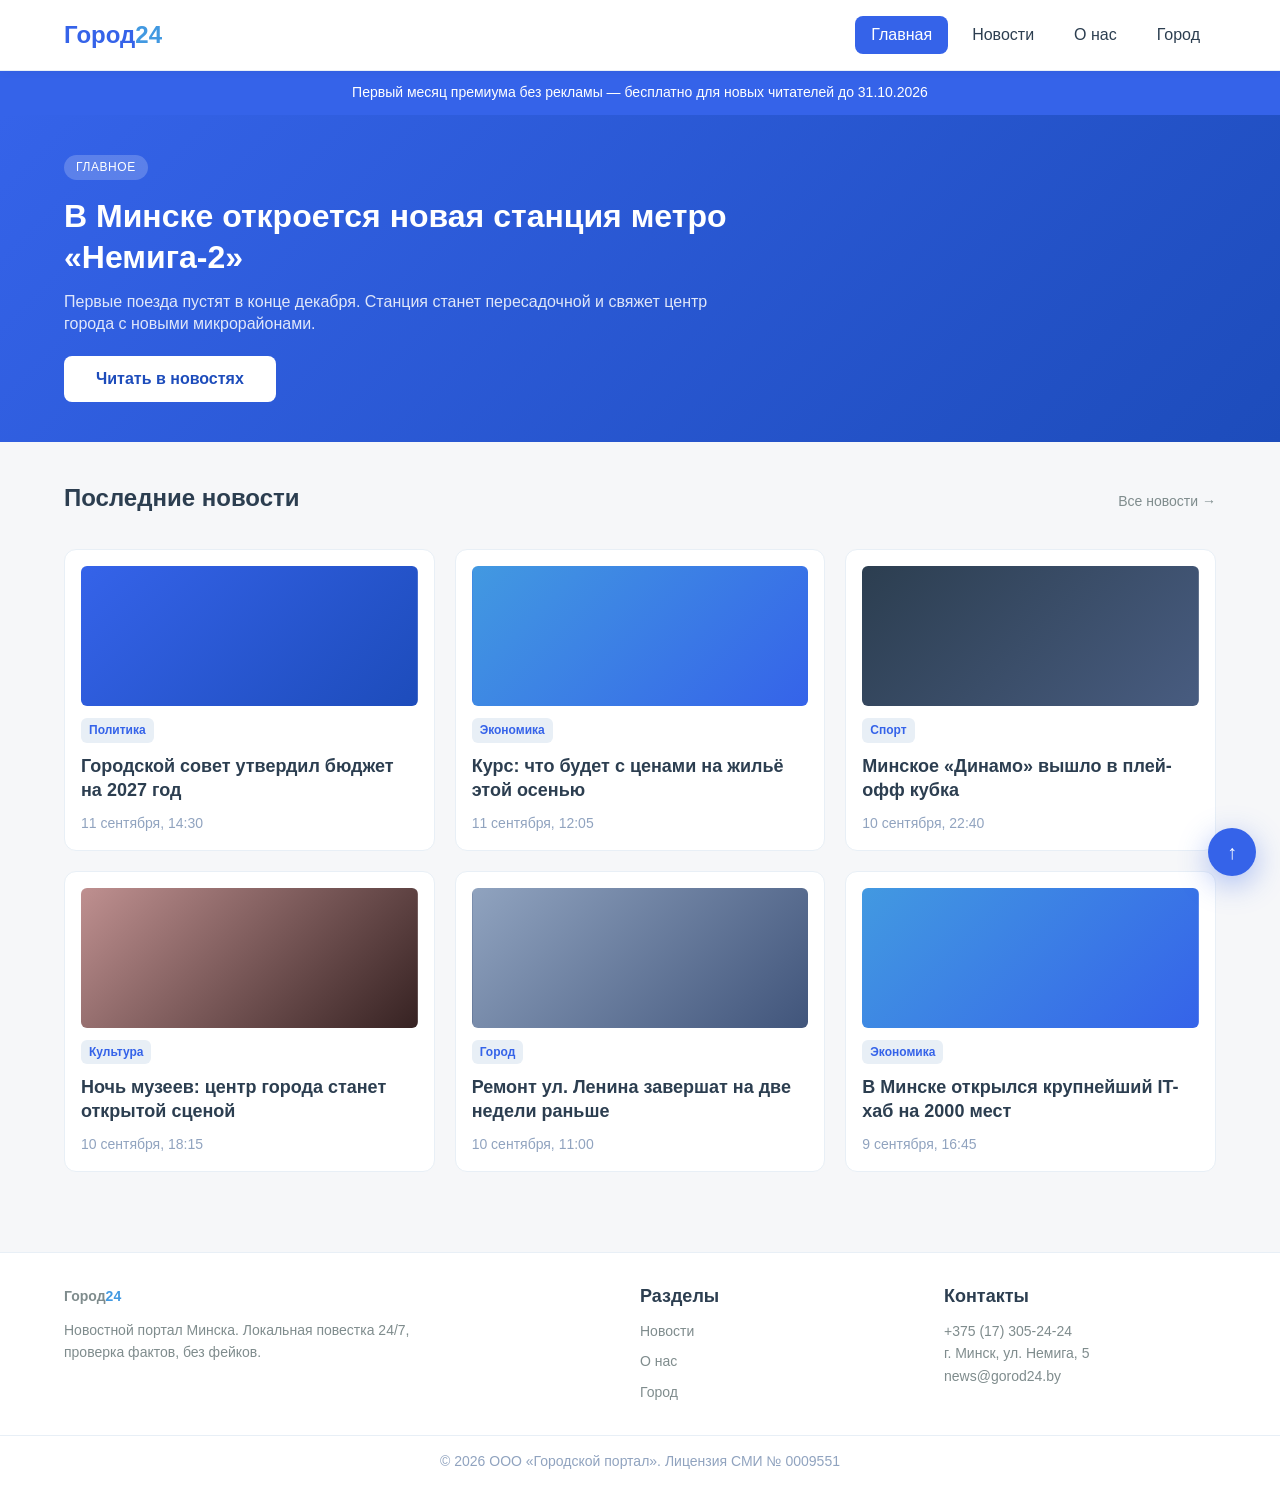
<file: lab1/site/index.html>
<!DOCTYPE html>
<html lang="ru">
<head>
    <meta charset="UTF-8">
    <meta name="viewport" content="width=device-width, initial-scale=1.0">
    <title>Город24 — новостной портал Минска</title>
    <link rel="stylesheet" href="css/style.css">
</head>
<body>
    <header class="site-header">
        <div class="header-inner">
            <a class="logo" href="index.html">Город<span class="dot">24</span></a>
            <nav class="main-nav">
                <a href="index.html" class="active">Главная</a>
                <a href="news.html">Новости</a>
                <a href="about.html">О нас</a>
                <a href="city.html">Город</a>
            </nav>
        </div>
    </header>

    <main>
        <!-- Акция: одна на сайт, с реальным ограничением по времени -->
        <div style="background-color: #3563e9; color: #ffffff; text-align: center; padding: 12px 24px; font-size: 14px;">
            Первый месяц премиума без рекламы — бесплатно для новых читателей до 31.10.2026
        </div>

        <!-- Главная новость (F-паттерн: взгляд стартует слева сверху) -->
        <section class="hero">
            <div class="hero-inner">
                <span class="hero-tag">Главное</span>
                <h1>В Минске откроется новая станция метро «Немига-2»</h1>
                <p>Первые поезда пустят в конце декабря. Станция станет пересадочной и свяжет центр города с новыми микрорайонами.</p>
                <a class="btn" href="news.html">Читать в новостях</a>
            </div>
        </section>

        <div class="container">
            <div class="section-title">
                <h2>Последние новости</h2>
                <a class="all-link" href="news.html">Все новости →</a>
            </div>
            <div class="news-grid">
                <article class="news-card">
                    <div class="thumb thumb-politics"></div>
                    <span class="category">Политика</span>
                    <h3>Городской совет утвердил бюджет на 2027 год</h3>
                    <time datetime="2026-09-11">11 сентября, 14:30</time>
                </article>
                <article class="news-card">
                    <div class="thumb thumb-economy"></div>
                    <span class="category">Экономика</span>
                    <h3>Курс: что будет с ценами на жильё этой осенью</h3>
                    <time datetime="2026-09-11">11 сентября, 12:05</time>
                </article>
                <article class="news-card">
                    <div class="thumb thumb-sport"></div>
                    <span class="category">Спорт</span>
                    <h3>Минское «Динамо» вышло в плей-офф кубка</h3>
                    <time datetime="2026-09-10">10 сентября, 22:40</time>
                </article>
                <article class="news-card">
                    <div class="thumb thumb-culture"></div>
                    <span class="category">Культура</span>
                    <h3>Ночь музеев: центр города станет открытой сценой</h3>
                    <time datetime="2026-09-10">10 сентября, 18:15</time>
                </article>
                <article class="news-card">
                    <div class="thumb thumb-city"></div>
                    <span class="category">Город</span>
                    <h3>Ремонт ул. Ленина завершат на две недели раньше</h3>
                    <time datetime="2026-09-10">10 сентября, 11:00</time>
                </article>
                <article class="news-card">
                    <div class="thumb thumb-economy"></div>
                    <span class="category">Экономика</span>
                    <h3>В Минске открылся крупнейший IT-хаб на 2000 мест</h3>
                    <time datetime="2026-09-09">9 сентября, 16:45</time>
                </article>
            </div>
        </div>
    </main>

    <footer class="site-footer">
        <div class="footer-inner">
            <div>
                <a class="logo" href="index.html">Город<span class="dot">24</span></a>
                <p class="footer-contacts" style="margin-top: 12px;">
                    Новостной портал Минска. Локальная повестка 24/7,<br>
                    проверка фактов, без фейков.
                </p>
            </div>
            <div>
                <h3>Разделы</h3>
                <ul>
                    <li><a href="news.html">Новости</a></li>
                    <li><a href="about.html">О нас</a></li>
                    <li><a href="city.html">Город</a></li>
                </ul>
            </div>
            <div>
                <h3>Контакты</h3>
                <p class="footer-contacts">
                    +375 (17) 305-24-24<br>
                    г. Минск, ул. Немига, 5<br>
                    news@gorod24.by
                </p>
            </div>
        </div>
        <div class="footer-bottom">© 2026 ООО «Городской портал». Лицензия СМИ № 0009551</div>
    </footer>

    <a class="to-top" href="#" title="Наверх">↑</a>
</body>
</html>
</file>
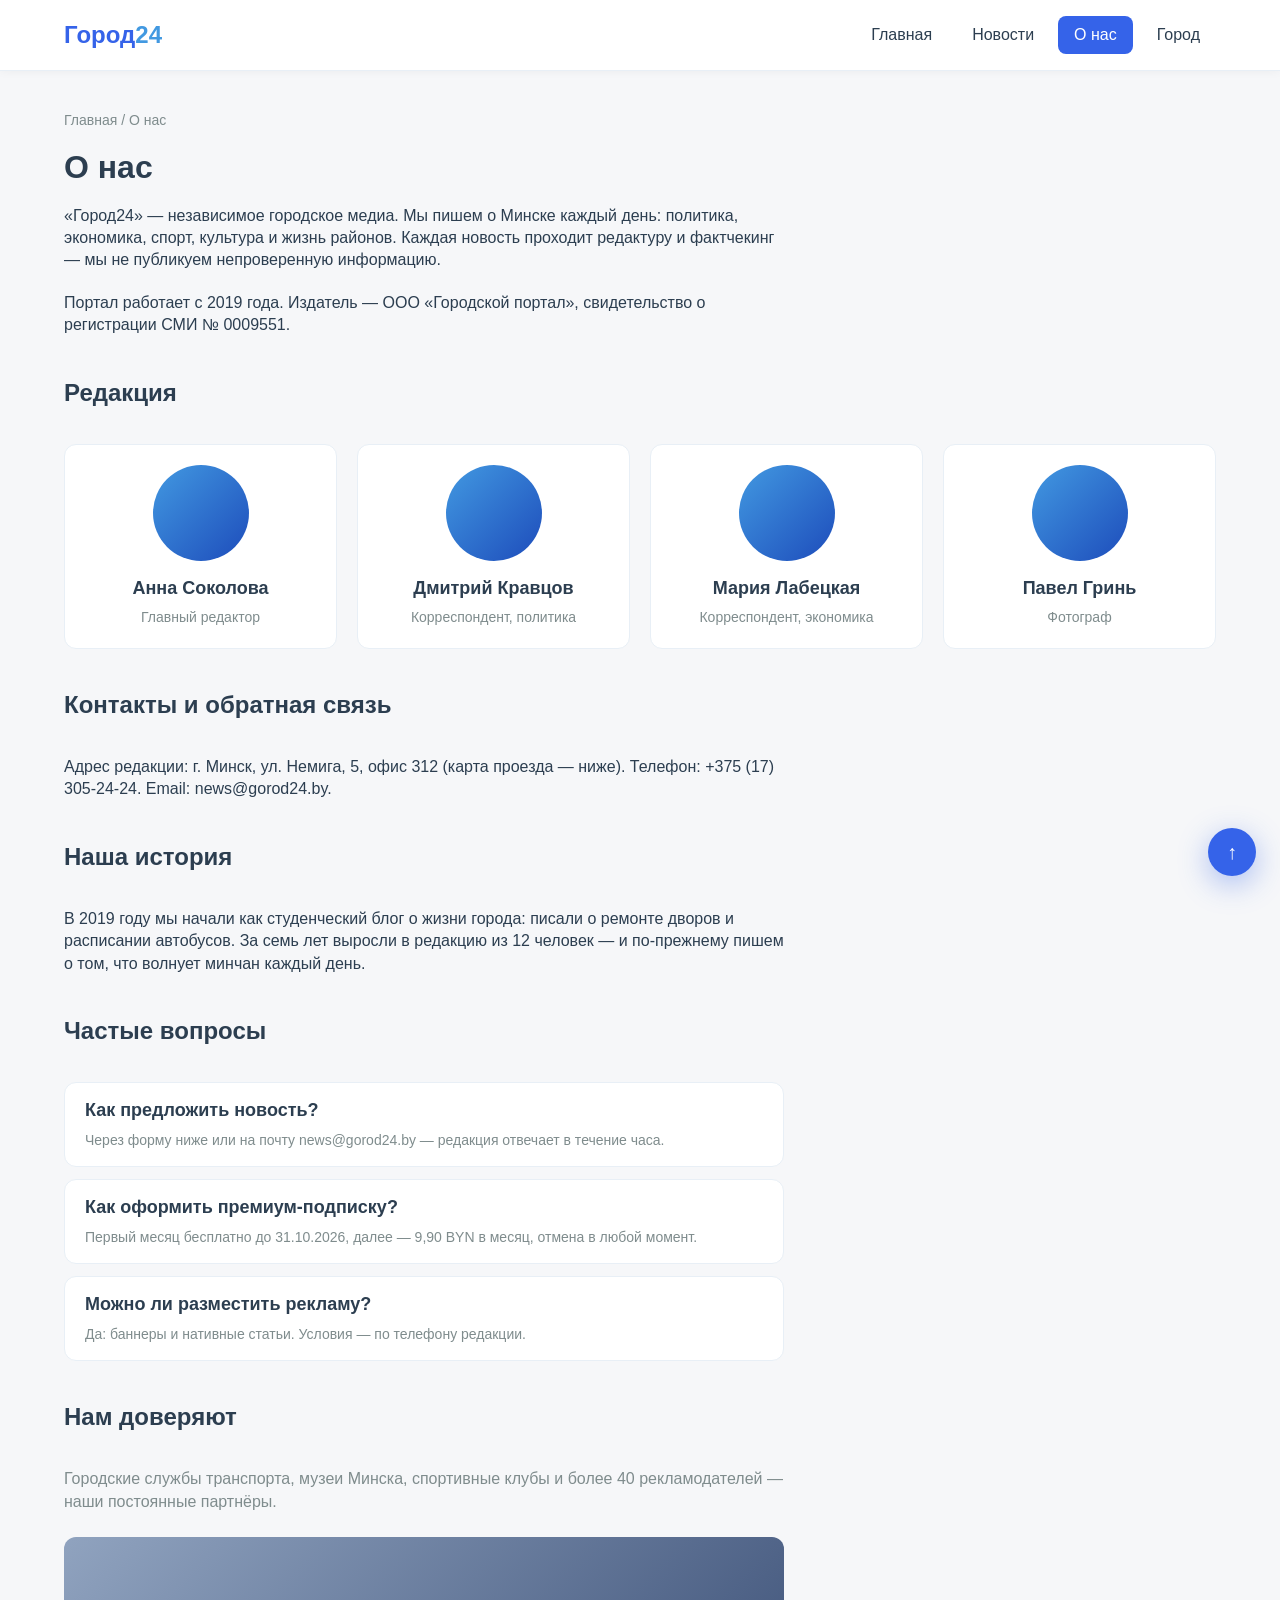
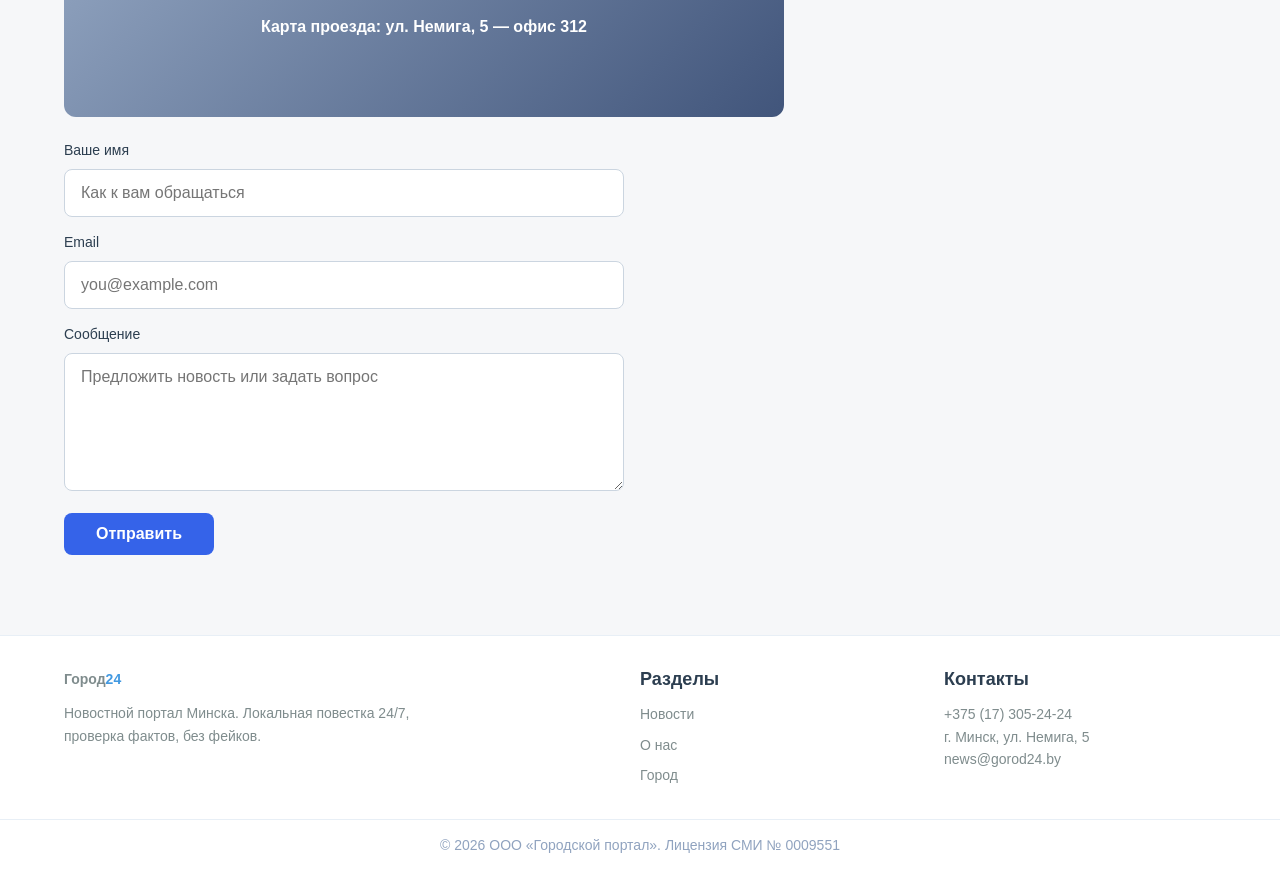
<file: lab1/site/about.html>
<!DOCTYPE html>
<html lang="ru">
<head>
    <meta charset="UTF-8">
    <meta name="viewport" content="width=device-width, initial-scale=1.0">
    <title>О нас — Город24</title>
    <link rel="stylesheet" href="css/style.css">
</head>
<body>
    <header class="site-header">
        <div class="header-inner">
            <a class="logo" href="index.html">Город<span class="dot">24</span></a>
            <nav class="main-nav">
                <a href="index.html">Главная</a>
                <a href="news.html">Новости</a>
                <a href="about.html" class="active">О нас</a>
                <a href="city.html">Город</a>
            </nav>
        </div>
    </header>

    <main class="container">
        <nav class="breadcrumbs">
            <a href="index.html">Главная</a> / О нас
        </nav>

        <h1>О нас</h1>
        <p style="max-width: 720px;">
            «Город24» — независимое городское медиа. Мы пишем о Минске каждый день:
            политика, экономика, спорт, культура и жизнь районов. Каждая новость
            проходит редактуру и фактчекинг — мы не публикуем непроверенную информацию.
        </p>
        <p style="max-width: 720px;">
            Портал работает с 2019 года. Издатель — ООО «Городской портал»,
            свидетельство о регистрации СМИ № 0009551.
        </p>

        <!-- Редакция: одинаковые карточки — принцип сходства -->
        <div class="section-title" style="margin-top: 40px;">
            <h2>Редакция</h2>
        </div>
        <div class="team-grid">
            <div class="team-card">
                <div class="avatar"></div>
                <h3>Анна Соколова</h3>
                <p class="role">Главный редактор</p>
            </div>
            <div class="team-card">
                <div class="avatar"></div>
                <h3>Дмитрий Кравцов</h3>
                <p class="role">Корреспондент, политика</p>
            </div>
            <div class="team-card">
                <div class="avatar"></div>
                <h3>Мария Лабецкая</h3>
                <p class="role">Корреспондент, экономика</p>
            </div>
            <div class="team-card">
                <div class="avatar"></div>
                <h3>Павел Гринь</h3>
                <p class="role">Фотограф</p>
            </div>
        </div>

        <!-- Контакты + форма обратной связи -->
        <div class="section-title" style="margin-top: 40px;">
            <h2>Контакты и обратная связь</h2>
        </div>
        <p style="max-width: 720px;">
            Адрес редакции: г. Минск, ул. Немига, 5, офис 312 (карта проезда — ниже).
            Телефон: +375 (17) 305-24-24. Email: news@gorod24.by.
        </p>

        <!-- Наша история (продающая своя история) -->
        <div class="section-title" style="margin-top: 40px;">
            <h2>Наша история</h2>
        </div>
        <p style="max-width: 720px;">
            В 2019 году мы начали как студенческий блог о жизни города: писали о
            ремонте дворов и расписании автобусов. За семь лет выросли в редакцию
            из 12 человек — и по-прежнему пишем о том, что волнует минчан каждый день.
        </p>

        <!-- Частые вопросы -->
        <div class="section-title" style="margin-top: 40px;">
            <h2>Частые вопросы</h2>
        </div>
        <div class="row-list" style="max-width: 720px;">
            <div class="row-item" style="padding: 16px 20px;">
                <div>
                    <h3>Как предложить новость?</h3>
                    <p>Через форму ниже или на почту news@gorod24.by — редакция отвечает в течение часа.</p>
                </div>
            </div>
            <div class="row-item" style="padding: 16px 20px;">
                <div>
                    <h3>Как оформить премиум-подписку?</h3>
                    <p>Первый месяц бесплатно до 31.10.2026, далее — 9,90 BYN в месяц, отмена в любой момент.</p>
                </div>
            </div>
            <div class="row-item" style="padding: 16px 20px;">
                <div>
                    <h3>Можно ли разместить рекламу?</h3>
                    <p>Да: баннеры и нативные статьи. Условия — по телефону редакции.</p>
                </div>
            </div>
        </div>

        <!-- Партнёры (с кем работаем) -->
        <div class="section-title" style="margin-top: 40px;">
            <h2>Нам доверяют</h2>
        </div>
        <p style="max-width: 720px; color: var(--text-muted);">
            Городские службы транспорта, музеи Минска, спортивные клубы
            и более 40 рекламодателей — наши постоянные партнёры.
        </p>

        <div class="thumb thumb-city" style="max-width: 720px; height: 180px; border-radius: 12px; margin-top: 24px; display: flex; align-items: center; justify-content: center; color: #ffffff; font-weight: 600;">
            Карта проезда: ул. Немига, 5 — офис 312
        </div>

        <form style="margin-top: 24px;">
            <div class="form-row">
                <label for="name">Ваше имя</label>
                <input type="text" id="name" name="name" placeholder="Как к вам обращаться">
            </div>
            <div class="form-row">
                <label for="email">Email</label>
                <input type="email" id="email" name="email" placeholder="you@example.com">
            </div>
            <div class="form-row">
                <label for="msg">Сообщение</label>
                <textarea id="msg" name="msg" rows="5" placeholder="Предложить новость или задать вопрос"></textarea>
            </div>
            <button type="submit" class="btn btn-accent">Отправить</button>
        </form>
    </main>

    <footer class="site-footer">
        <div class="footer-inner">
            <div>
                <a class="logo" href="index.html">Город<span class="dot">24</span></a>
                <p class="footer-contacts" style="margin-top: 12px;">
                    Новостной портал Минска. Локальная повестка 24/7,<br>
                    проверка фактов, без фейков.
                </p>
            </div>
            <div>
                <h3>Разделы</h3>
                <ul>
                    <li><a href="news.html">Новости</a></li>
                    <li><a href="about.html">О нас</a></li>
                    <li><a href="city.html">Город</a></li>
                </ul>
            </div>
            <div>
                <h3>Контакты</h3>
                <p class="footer-contacts">
                    +375 (17) 305-24-24<br>
                    г. Минск, ул. Немига, 5<br>
                    news@gorod24.by
                </p>
            </div>
        </div>
        <div class="footer-bottom">© 2026 ООО «Городской портал». Лицензия СМИ № 0009551</div>
    </footer>

    <a class="to-top" href="#" title="Наверх">↑</a>
</body>
</html>
</file>
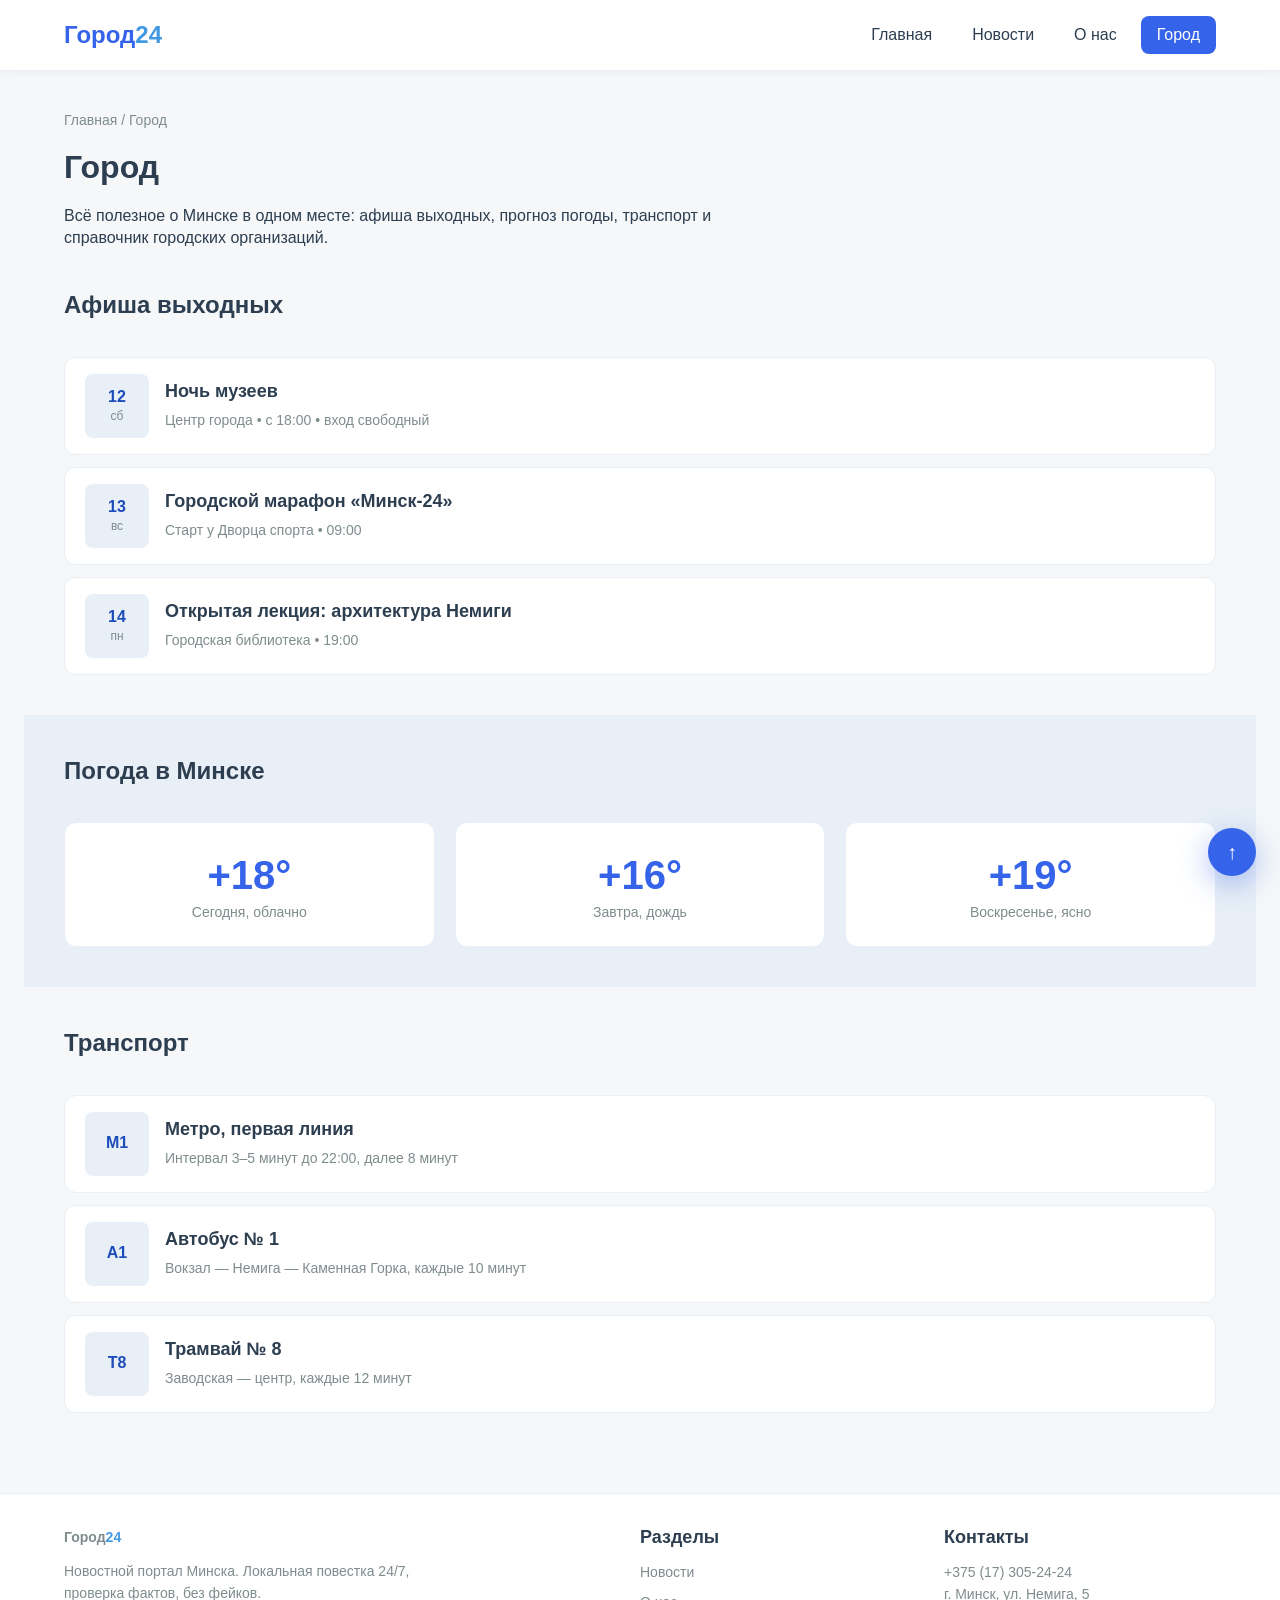
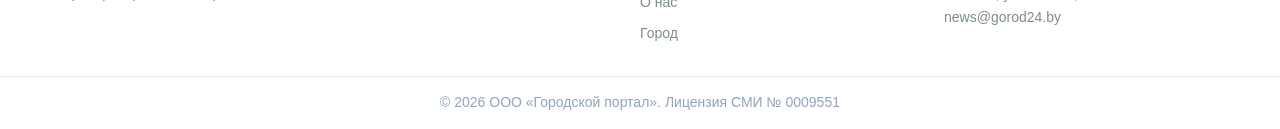
<file: lab1/site/city.html>
<!DOCTYPE html>
<html lang="ru">
<head>
    <meta charset="UTF-8">
    <meta name="viewport" content="width=device-width, initial-scale=1.0">
    <title>Город — Город24</title>
    <link rel="stylesheet" href="css/style.css">
</head>
<body>
    <header class="site-header">
        <div class="header-inner">
            <a class="logo" href="index.html">Город<span class="dot">24</span></a>
            <nav class="main-nav">
                <a href="index.html">Главная</a>
                <a href="news.html">Новости</a>
                <a href="about.html">О нас</a>
                <a href="city.html" class="active">Город</a>
            </nav>
        </div>
    </header>

    <main class="container">
        <nav class="breadcrumbs">
            <a href="index.html">Главная</a> / Город
        </nav>

        <h1>Город</h1>
        <p style="max-width: 720px;">
            Всё полезное о Минске в одном месте: афиша выходных, прогноз погоды,
            транспорт и справочник городских организаций.
        </p>

        <!-- Афиша -->
        <div class="section-title" style="margin-top: 40px;">
            <h2>Афиша выходных</h2>
        </div>
        <div class="row-list">
            <div class="row-item">
                <div class="date-badge">12<span>сб</span></div>
                <div>
                    <h3>Ночь музеев</h3>
                    <p>Центр города • с 18:00 • вход свободный</p>
                </div>
            </div>
            <div class="row-item">
                <div class="date-badge">13<span>вс</span></div>
                <div>
                    <h3>Городской марафон «Минск-24»</h3>
                    <p>Старт у Дворца спорта • 09:00</p>
                </div>
            </div>
            <div class="row-item">
                <div class="date-badge">14<span>пн</span></div>
                <div>
                    <h3>Открытая лекция: архитектура Немиги</h3>
                    <p>Городская библиотека • 19:00</p>
                </div>
            </div>
        </div>

        <!-- Погода -->
        <div class="section-tinted" style="margin: 40px -40px; padding: 40px;">
            <div class="section-title">
                <h2>Погода в Минске</h2>
            </div>
            <div class="weather-grid">
                <div class="weather-card">
                    <div class="temp">+18°</div>
                    <div class="cond">Сегодня, облачно</div>
                </div>
                <div class="weather-card">
                    <div class="temp">+16°</div>
                    <div class="cond">Завтра, дождь</div>
                </div>
                <div class="weather-card">
                    <div class="temp">+19°</div>
                    <div class="cond">Воскресенье, ясно</div>
                </div>
            </div>
        </div>

        <!-- Транспорт -->
        <div class="section-title" style="margin-top: 40px;">
            <h2>Транспорт</h2>
        </div>
        <div class="row-list">
            <div class="row-item">
                <div class="date-badge">М1</div>
                <div>
                    <h3>Метро, первая линия</h3>
                    <p>Интервал 3–5 минут до 22:00, далее 8 минут</p>
                </div>
            </div>
            <div class="row-item">
                <div class="date-badge">А1</div>
                <div>
                    <h3>Автобус № 1</h3>
                    <p>Вокзал — Немига — Каменная Горка, каждые 10 минут</p>
                </div>
            </div>
            <div class="row-item">
                <div class="date-badge">Т8</div>
                <div>
                    <h3>Трамвай № 8</h3>
                    <p>Заводская — центр, каждые 12 минут</p>
                </div>
            </div>
        </div>
    </main>

    <footer class="site-footer">
        <div class="footer-inner">
            <div>
                <a class="logo" href="index.html">Город<span class="dot">24</span></a>
                <p class="footer-contacts" style="margin-top: 12px;">
                    Новостной портал Минска. Локальная повестка 24/7,<br>
                    проверка фактов, без фейков.
                </p>
            </div>
            <div>
                <h3>Разделы</h3>
                <ul>
                    <li><a href="news.html">Новости</a></li>
                    <li><a href="about.html">О нас</a></li>
                    <li><a href="city.html">Город</a></li>
                </ul>
            </div>
            <div>
                <h3>Контакты</h3>
                <p class="footer-contacts">
                    +375 (17) 305-24-24<br>
                    г. Минск, ул. Немига, 5<br>
                    news@gorod24.by
                </p>
            </div>
        </div>
        <div class="footer-bottom">© 2026 ООО «Городской портал». Лицензия СМИ № 0009551</div>
    </footer>

    <a class="to-top" href="#" title="Наверх">↑</a>
</body>
</html>
</file>
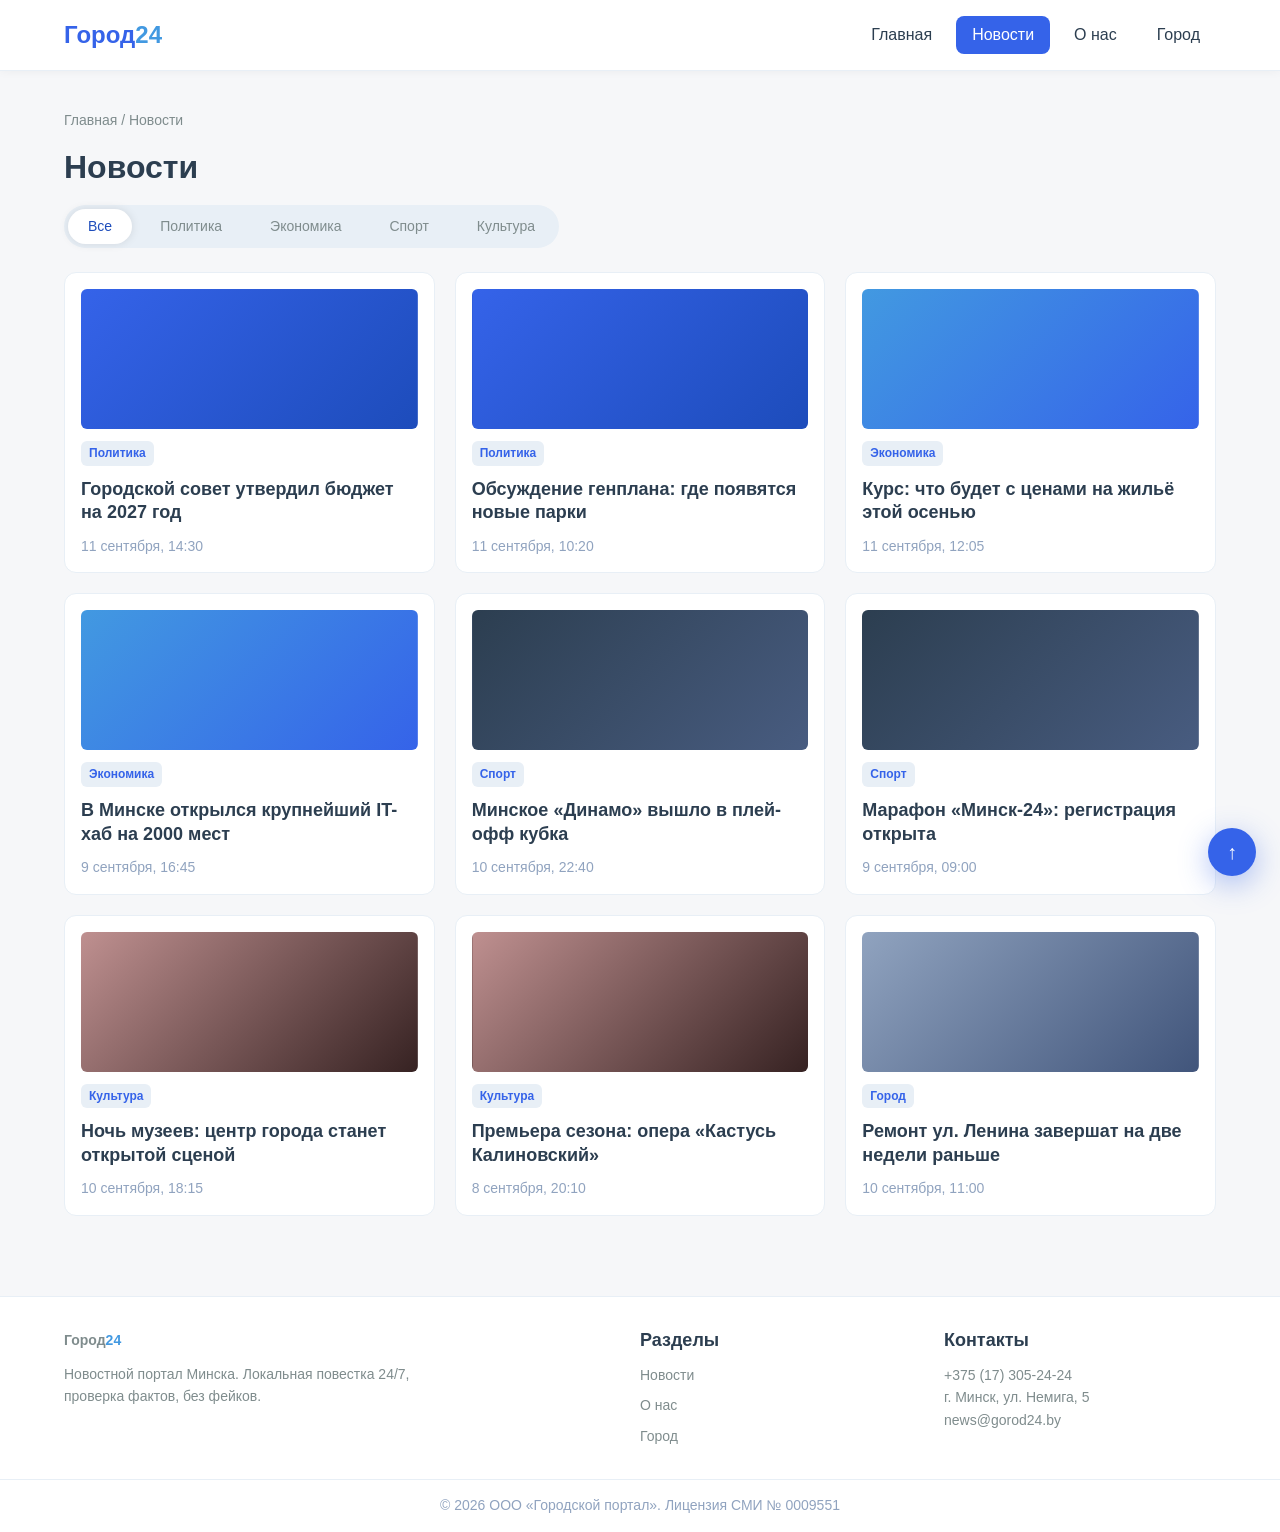
<file: lab1/site/news.html>
<!DOCTYPE html>
<html lang="ru">
<head>
    <meta charset="UTF-8">
    <meta name="viewport" content="width=device-width, initial-scale=1.0">
    <title>Новости — Город24</title>
    <link rel="stylesheet" href="css/style.css">
</head>
<body>
    <header class="site-header">
        <div class="header-inner">
            <a class="logo" href="index.html">Город<span class="dot">24</span></a>
            <nav class="main-nav">
                <a href="index.html">Главная</a>
                <a href="news.html" class="active">Новости</a>
                <a href="about.html">О нас</a>
                <a href="city.html">Город</a>
            </nav>
        </div>
    </header>

    <main class="container">
        <nav class="breadcrumbs">
            <a href="index.html">Главная</a> / Новости
        </nav>

        <h1>Новости</h1>

        <!-- Фильтр рубрик: активная кнопка заполнена, остальные «незавершённые» -->
        <div class="filter-row">
            <a href="#" class="active">Все</a>
            <a href="#">Политика</a>
            <a href="#">Экономика</a>
            <a href="#">Спорт</a>
            <a href="#">Культура</a>
        </div>

        <div class="news-grid">
            <article class="news-card">
                <div class="thumb thumb-politics"></div>
                <span class="category">Политика</span>
                <h3>Городской совет утвердил бюджет на 2027 год</h3>
                <time datetime="2026-09-11">11 сентября, 14:30</time>
            </article>
            <article class="news-card">
                <div class="thumb thumb-politics"></div>
                <span class="category">Политика</span>
                <h3>Обсуждение генплана: где появятся новые парки</h3>
                <time datetime="2026-09-11">11 сентября, 10:20</time>
            </article>
            <article class="news-card">
                <div class="thumb thumb-economy"></div>
                <span class="category">Экономика</span>
                <h3>Курс: что будет с ценами на жильё этой осенью</h3>
                <time datetime="2026-09-11">11 сентября, 12:05</time>
            </article>
            <article class="news-card">
                <div class="thumb thumb-economy"></div>
                <span class="category">Экономика</span>
                <h3>В Минске открылся крупнейший IT-хаб на 2000 мест</h3>
                <time datetime="2026-09-09">9 сентября, 16:45</time>
            </article>
            <article class="news-card">
                <div class="thumb thumb-sport"></div>
                <span class="category">Спорт</span>
                <h3>Минское «Динамо» вышло в плей-офф кубка</h3>
                <time datetime="2026-09-10">10 сентября, 22:40</time>
            </article>
            <article class="news-card">
                <div class="thumb thumb-sport"></div>
                <span class="category">Спорт</span>
                <h3>Марафон «Минск-24»: регистрация открыта</h3>
                <time datetime="2026-09-09">9 сентября, 09:00</time>
            </article>
            <article class="news-card">
                <div class="thumb thumb-culture"></div>
                <span class="category">Культура</span>
                <h3>Ночь музеев: центр города станет открытой сценой</h3>
                <time datetime="2026-09-10">10 сентября, 18:15</time>
            </article>
            <article class="news-card">
                <div class="thumb thumb-culture"></div>
                <span class="category">Культура</span>
                <h3>Премьера сезона: опера «Кастусь Калиновский»</h3>
                <time datetime="2026-09-08">8 сентября, 20:10</time>
            </article>
            <article class="news-card">
                <div class="thumb thumb-city"></div>
                <span class="category">Город</span>
                <h3>Ремонт ул. Ленина завершат на две недели раньше</h3>
                <time datetime="2026-09-10">10 сентября, 11:00</time>
            </article>
        </div>
    </main>

    <footer class="site-footer">
        <div class="footer-inner">
            <div>
                <a class="logo" href="index.html">Город<span class="dot">24</span></a>
                <p class="footer-contacts" style="margin-top: 12px;">
                    Новостной портал Минска. Локальная повестка 24/7,<br>
                    проверка фактов, без фейков.
                </p>
            </div>
            <div>
                <h3>Разделы</h3>
                <ul>
                    <li><a href="news.html">Новости</a></li>
                    <li><a href="about.html">О нас</a></li>
                    <li><a href="city.html">Город</a></li>
                </ul>
            </div>
            <div>
                <h3>Контакты</h3>
                <p class="footer-contacts">
                    +375 (17) 305-24-24<br>
                    г. Минск, ул. Немига, 5<br>
                    news@gorod24.by
                </p>
            </div>
        </div>
        <div class="footer-bottom">© 2026 ООО «Городской портал». Лицензия СМИ № 0009551</div>
    </footer>

    <a class="to-top" href="#" title="Наверх">↑</a>
</body>
</html>
</file>
<file: lab1/site/css/style.css>
/* ============================================================
   Город24 — новостной портал. Палитра из react_app_content.
   60-30-10: 60% нейтральные фоны, 30% голубые секции,
   10% акцент #3563e9 (логотип, ссылки, кнопки).
   Система отступов кратна 4px. Интерлиньяж 140%. Один шрифт.
   ============================================================ */

:root {
    /* Цветовые токены */
    --accent: #3563e9;        /* акцент 10% */
    --accent-dark: #1d4cbb;   /* hover / focus */
    --blue-light: #4299e1;    /* вторичный */
    --bg-section: #e8eff6;    /* фон секций 30% */
    --bg-page: #f6f7f9;       /* фон страницы 60% */
    --card: #ffffff;
    --text: #2c3e50;
    --text-secondary: #90a3bf;
    --text-muted: #7f8c8d;
    --border: #e8eff6;
    --border-strong: #cbd5e0;
    --danger: #dc3545;

    /* Отступы — кратны 4px */
    --s1: 4px;
    --s2: 8px;
    --s3: 12px;
    --s4: 16px;
    --s5: 20px;
    --s6: 24px;
    --s8: 32px;
    --s10: 40px;

    /* Радиусы */
    --r-sm: 6px;   /* изображения — ½ радиуса карточки */
    --r-md: 8px;
    --r-lg: 12px;  /* карточки */
    --r-pill: 10000px;
}

* {
    margin: 0;
    padding: 0;
    box-sizing: border-box;
}

html {
    scroll-behavior: smooth;
}

body {
    font-family: -apple-system, "SF Pro Display", "Segoe UI", Arial, sans-serif;
    font-size: 16px;              /* основной текст >= 14px */
    line-height: 1.4;             /* интерлиньяж 140% */
    color: var(--text);
    background-color: var(--bg-page);
}

a {
    color: var(--accent);
    text-decoration: none;
    transition: color 0.3s ease;
}

a:hover {
    color: var(--accent-dark);
}

img {
    max-width: 100%;
    display: block;
}

h1, h2, h3 {
    line-height: 1.3;
}

h1 { font-size: 32px; margin-bottom: var(--s4); }
h2 { font-size: 24px; margin-bottom: var(--s4); }
h3 { font-size: 18px; margin-bottom: var(--s2); }

p {
    margin-bottom: var(--s5);     /* отступ между абзацами 20px */
}

p:last-child {
    margin-bottom: 0;
}

/* ---------------- Шапка (sticky-меню) ---------------- */
.site-header {
    position: sticky;
    top: 0;
    z-index: 100;
    background-color: var(--card);
    border-bottom: 1px solid var(--border);
    box-shadow: 0 0 10px rgba(0, 0, 0, 0.05);
}

.header-inner {
    max-width: 1200px;
    margin: 0 auto;
    padding: var(--s4) var(--s6);
    display: flex;
    align-items: center;
    justify-content: space-between;
    gap: var(--s6);
}

.logo {
    font-size: 24px;
    font-weight: 700;
    color: var(--accent);
    white-space: nowrap;
}

.logo:hover {
    color: var(--accent-dark);
    cursor: pointer;
}

.logo .dot {
    color: var(--blue-light);
}

.main-nav {
    display: flex;
    gap: var(--s2);
}

.main-nav a {
    padding: var(--s2) var(--s4);
    border-radius: var(--r-md);
    color: var(--text);
    font-weight: 500;
    transition: background-color 0.3s ease, color 0.3s ease;
}

.main-nav a:hover {
    background-color: var(--bg-section);
    color: var(--accent-dark);
}

.main-nav a.active {
    background-color: var(--accent);
    color: #ffffff;
}

/* ---------------- Общая раскладка ---------------- */
.container {
    max-width: 1200px;
    margin: 0 auto;
    padding: var(--s10) var(--s6);
}

.section-title {
    display: flex;
    align-items: baseline;
    justify-content: space-between;
    margin-bottom: var(--s5);
}

.section-title .all-link {
    font-size: 14px;
    color: var(--text-muted);
}

/* ---------------- Герой (главная новость) ---------------- */
.hero {
    background: linear-gradient(135deg, var(--accent) 0%, var(--accent-dark) 100%);
    color: #ffffff;
}

.hero-inner {
    max-width: 1200px;
    margin: 0 auto;
    padding: var(--s10) var(--s6);
}

.hero-tag {
    display: inline-block;
    padding: var(--s1) var(--s3);
    border-radius: var(--r-pill);
    background-color: rgba(255, 255, 255, 0.2);
    font-size: 12px;
    letter-spacing: 0.05em;
    text-transform: uppercase;
    margin-bottom: var(--s4);
}

.hero h1 {
    max-width: 60%;               /* строка заголовка не длиннее 60 знаков */
    margin-bottom: var(--s3);
}

.hero p {
    max-width: 60%;
    margin-bottom: var(--s5);
    color: rgba(255, 255, 255, 0.85);
}

/* ---------------- Кнопки ---------------- */
.btn {
    display: inline-block;
    padding: 12px 32px;           /* верт. ~12px, гор. 32px */
    border: none;
    border-radius: var(--r-md);
    background-color: #ffffff;
    color: var(--accent-dark);
    font-size: 16px;
    font-weight: 600;
    cursor: pointer;
    transition: background-color 0.3s ease, transform 0.3s ease;
}

.btn:hover {
    background-color: var(--bg-section);
    transform: translateY(-2px);
}

.btn-accent {
    background-color: var(--accent);
    color: #ffffff;
}

.btn-accent:hover {
    background-color: var(--accent-dark);
    color: #ffffff;
}

/* ---------------- Карточки новостей (сходство + общая область) ---------------- */
.news-grid {
    display: grid;
    grid-template-columns: repeat(3, 1fr);
    gap: var(--s5);                /* близость: карточки ближе, чем блоки */
}

.news-card {
    display: flex;
    flex-direction: column;
    background-color: var(--card);
    border: 1px solid var(--border);
    border-radius: var(--r-lg);
    padding: var(--s4);
    gap: var(--s3);
    transition: box-shadow 0.3s ease, transform 0.3s ease;
}

.news-card:hover {
    box-shadow: 0 8px 30px rgba(0, 0, 0, 0.1);
    transform: translateY(-4px);
}

.news-card .thumb {
    height: 140px;
    border-radius: var(--r-sm);   /* радиус изображения = ½ радиуса карточки */
    background-size: cover;
    background-position: center;
}

.news-card time {
    font-size: 14px;
    color: var(--text-secondary);
}

.news-card h3 {
    margin-bottom: 0;
}

.news-card .category {
    align-self: flex-start;
    font-size: 12px;
    font-weight: 600;
    color: var(--accent);
    background-color: var(--bg-section);
    padding: var(--s1) var(--s2);
    border-radius: var(--r-sm);
}

/* Заполнители изображений (градиенты вместо фото) */
.thumb-politics   { background: linear-gradient(135deg, #3563e9, #1d4cbb); }
.thumb-economy    { background: linear-gradient(135deg, #4299e1, #3563e9); }
.thumb-sport      { background: linear-gradient(135deg, #2c3e50, #485c80); }
.thumb-culture    { background: linear-gradient(135deg, #bf9090, #362222); }
.thumb-city       { background: linear-gradient(135deg, #90a3bf, #41557b); }
.thumb-events     { background: linear-gradient(135deg, #e8eff6, #90a3bf); }

/* ---------------- Рубрики-фильтры (принцип завершённости) ---------------- */
.filter-row {
    display: flex;
    gap: var(--s2);
    padding: var(--s1);
    background-color: var(--bg-section);
    border-radius: var(--r-pill);
    width: fit-content;
    margin-bottom: var(--s6);
}

.filter-row a {
    padding: var(--s2) var(--s5);
    border-radius: var(--r-pill);
    color: var(--text-muted);
    font-weight: 500;
    font-size: 14px;
}

.filter-row a:hover {
    color: var(--accent-dark);
}

.filter-row a.active {
    background-color: var(--card);
    color: var(--accent-dark);
    box-shadow: 0 0 10px rgba(0, 0, 0, 0.1);
}

/* ---------------- Секции фоном 30% ---------------- */
.section-tinted {
    background-color: var(--bg-section);
}

/* ---------------- Список событий / расписание ---------------- */
.row-list {
    display: flex;
    flex-direction: column;
    gap: var(--s3);
}

.row-item {
    display: flex;
    align-items: center;
    gap: var(--s4);
    background-color: var(--card);
    border: 1px solid var(--border);
    border-radius: var(--r-lg);
    padding: var(--s4) var(--s5);
}

.row-item .date-badge {
    flex-shrink: 0;
    width: 64px;
    height: 64px;
    border-radius: var(--r-md);
    background-color: var(--bg-section);
    color: var(--accent-dark);
    display: flex;
    flex-direction: column;
    align-items: center;
    justify-content: center;
    font-weight: 700;
}

.row-item .date-badge span {
    font-size: 12px;
    font-weight: 400;
    color: var(--text-muted);
}

.row-item p {
    margin-bottom: 0;
    color: var(--text-muted);
    font-size: 14px;
}

/* ---------------- Виджет погоды ---------------- */
.weather-grid {
    display: grid;
    grid-template-columns: repeat(3, 1fr);
    gap: var(--s5);
}

.weather-card {
    text-align: center;
    background-color: var(--card);
    border: 1px solid var(--border);
    border-radius: var(--r-lg);
    padding: var(--s6) var(--s4);
}

.weather-card .temp {
    font-size: 40px;
    font-weight: 700;
    color: var(--accent);
}

.weather-card .cond {
    color: var(--text-muted);
    font-size: 14px;
}

/* ---------------- Команда (карточки с фото-заглушками) ---------------- */
.team-grid {
    display: grid;
    grid-template-columns: repeat(4, 1fr);
    gap: var(--s5);
}

.team-card {
    text-align: center;
    background-color: var(--card);
    border: 1px solid var(--border);
    border-radius: var(--r-lg);
    padding: var(--s5) var(--s4);
}

.team-card .avatar {
    width: 96px;
    height: 96px;
    margin: 0 auto var(--s4);
    border-radius: 50%;
    background: linear-gradient(135deg, #4299e1, #1d4cbb);
}

.team-card .role {
    color: var(--text-muted);
    font-size: 14px;
}

/* ---------------- Форма обратной связи ---------------- */
form {
    max-width: 560px;
}

.form-row {
    margin-bottom: var(--s4);
}

label {
    display: block;
    margin-bottom: var(--s2);
    font-size: 14px;
    font-weight: 500;
}

input[type="text"],
input[type="email"],
textarea {
    width: 100%;
    padding: var(--s3) var(--s4);
    border: 1px solid var(--border-strong);
    border-radius: var(--r-md);
    font: inherit;
    color: var(--text);
    background-color: var(--card);
    transition: border-color 0.3s ease;
}

input:focus,
textarea:focus {
    outline: none;
    border-color: var(--accent);
}

/* ---------------- Футер (дублирует меню + контакты) ---------------- */
.site-footer {
    background-color: var(--card);
    border-top: 1px solid var(--border);
    margin-top: var(--s10);
}

.footer-inner {
    max-width: 1200px;
    margin: 0 auto;
    padding: var(--s8) var(--s6) var(--s6);
    display: grid;
    grid-template-columns: 2fr 1fr 1fr;
    gap: var(--s8);
}

.footer-inner h3 {
    margin-bottom: var(--s3);
}

.footer-inner ul {
    list-style: none;
}

.footer-inner li {
    margin-bottom: var(--s2);
}

.footer-inner a {
    color: var(--text-muted);
    font-size: 14px;
}

.footer-inner a:hover {
    color: var(--accent-dark);
}

.footer-contacts {
    font-size: 14px;
    color: var(--text-muted);
    line-height: 1.6;
}

.footer-bottom {
    border-top: 1px solid var(--border);
    padding: var(--s4) var(--s6);
    text-align: center;
    font-size: 14px;
    color: var(--text-secondary);
}

/* ---------------- Хлебные крошки ---------------- */
.breadcrumbs {
    font-size: 14px;
    color: var(--text-muted);
    margin-bottom: var(--s4);
}

.breadcrumbs a {
    color: var(--text-muted);
}

.breadcrumbs a:hover {
    color: var(--accent-dark);
}

/* ---------------- Кнопка «наверх» ---------------- */
.to-top {
    position: fixed;
    right: var(--s6);
    bottom: var(--s6);
    width: 48px;                  /* >= размера пальца */
    height: 48px;
    border-radius: 50%;
    background-color: var(--accent);
    color: #ffffff;
    font-size: 20px;
    display: flex;
    align-items: center;
    justify-content: center;
    box-shadow: 0 8px 30px rgba(53, 99, 233, 0.4);
}

.to-top:hover {
    background-color: var(--accent-dark);
    color: #ffffff;
}

/* ---------------- Адаптивность (мобайл 320-600, планшет 600-1024) ---------------- */
@media (max-width: 1024px) {
    .news-grid { grid-template-columns: repeat(2, 1fr); }
    .team-grid { grid-template-columns: repeat(2, 1fr); }
    .weather-grid { grid-template-columns: repeat(2, 1fr); }
}

@media (max-width: 600px) {
    .header-inner { flex-direction: column; gap: var(--s3); }
    .hero h1, .hero p { max-width: 100%; }
    .news-grid { grid-template-columns: 1fr; }
    .team-grid { grid-template-columns: 1fr; }
    .weather-grid { grid-template-columns: 1fr; }
    .footer-inner { grid-template-columns: 1fr; gap: var(--s5); }
    .container { padding: var(--s6) var(--s4); }   /* моб. поля 16px */
    h1 { font-size: 24px; }
    .row-item { flex-direction: column; align-items: flex-start; }
}
</file>
